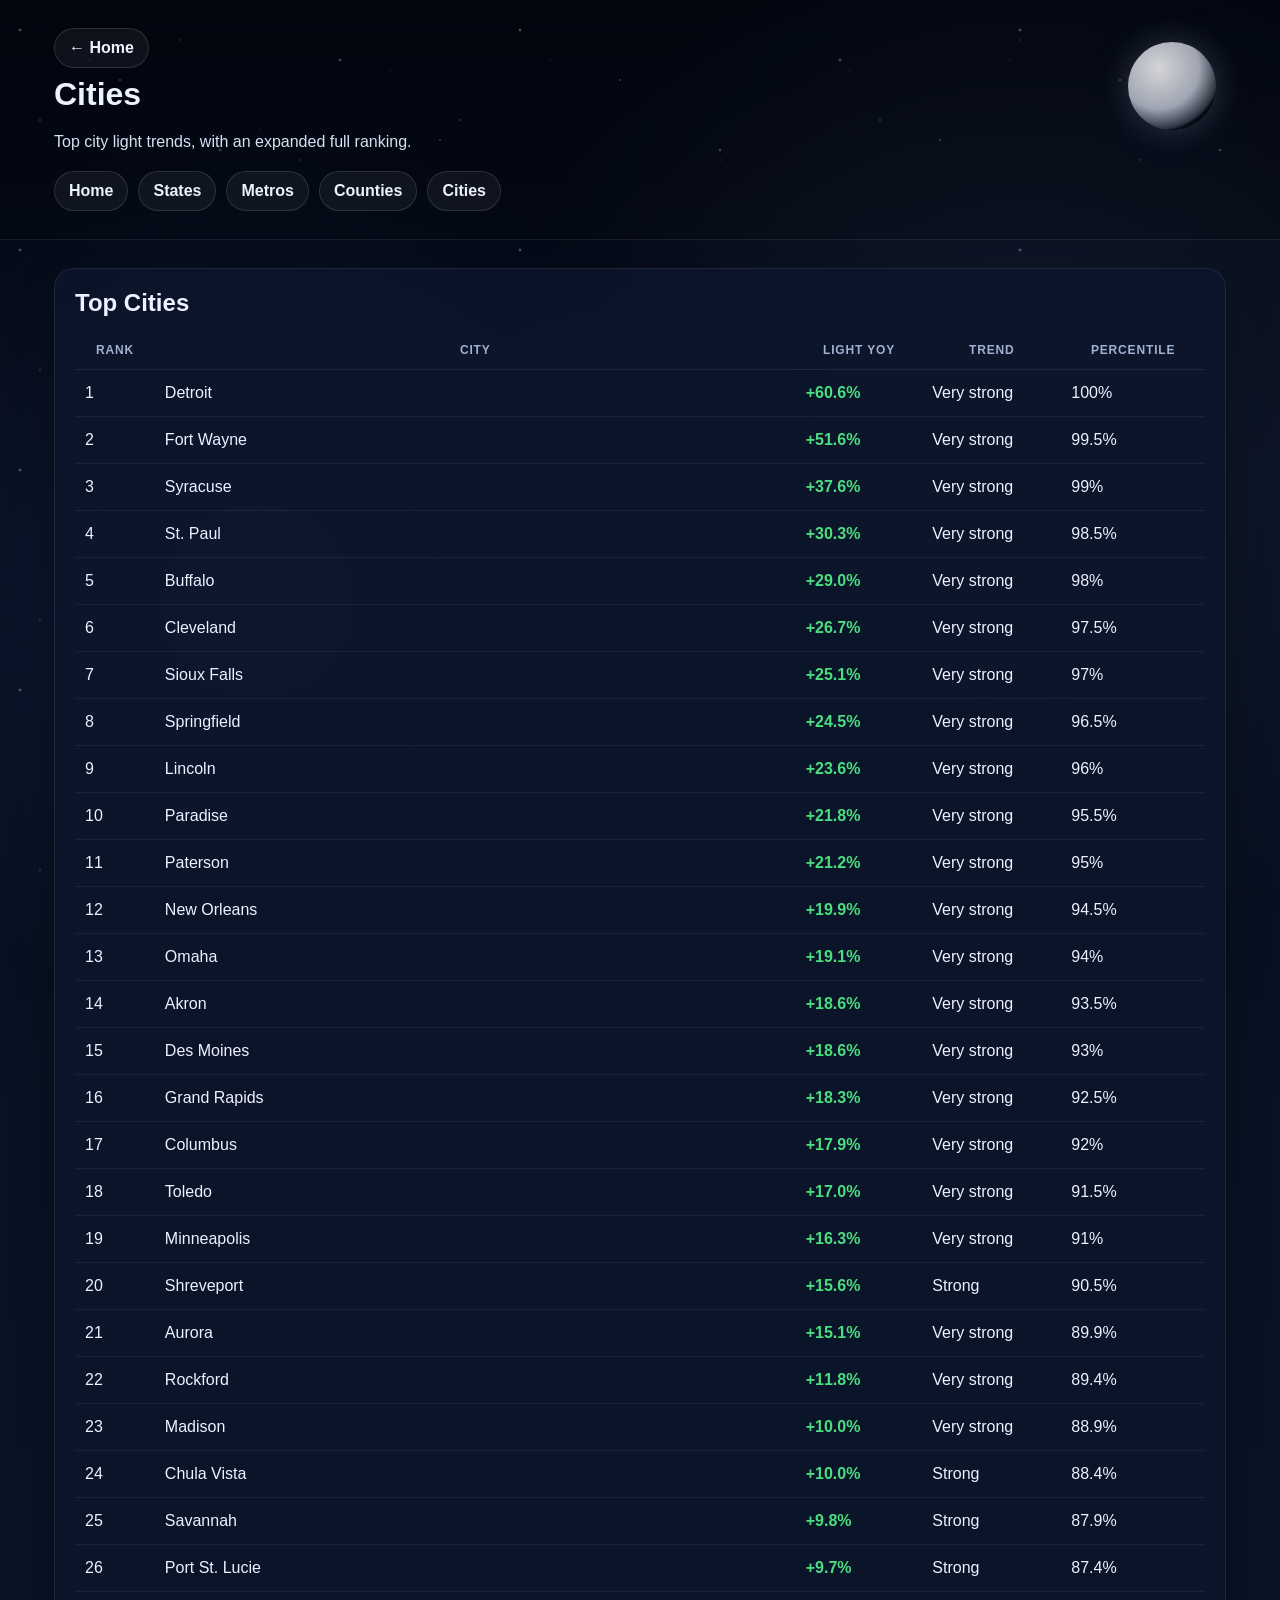
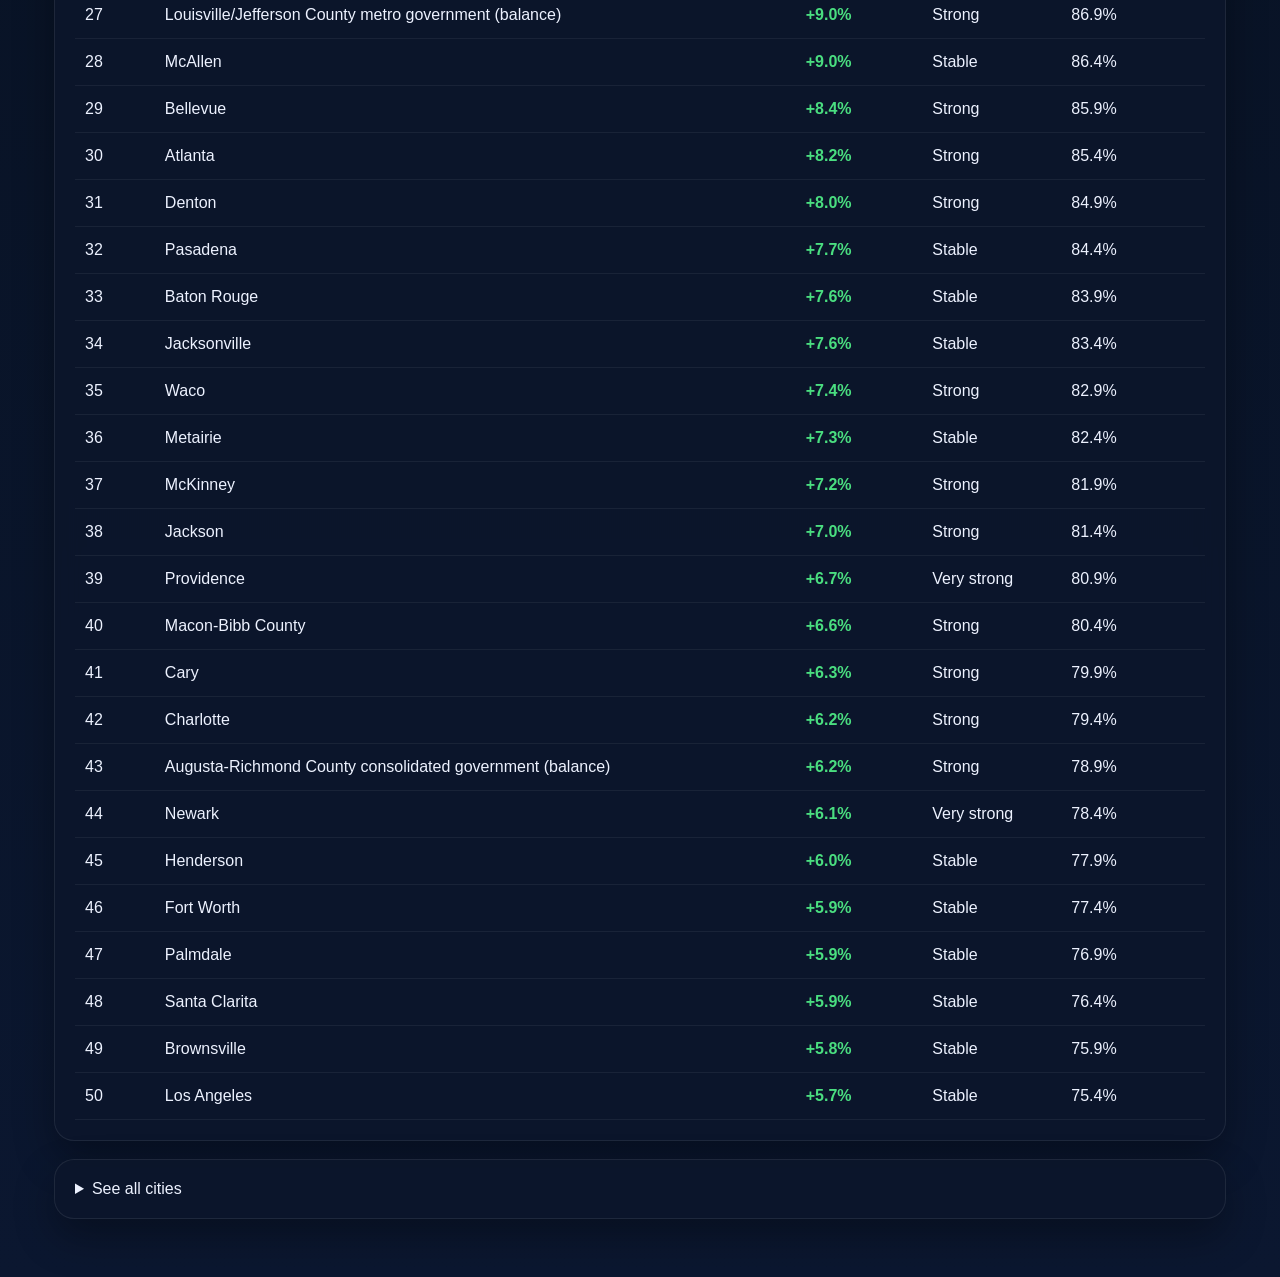
<file: docs/cities.html>
<!DOCTYPE html>
<html lang="en">
<head>
  <meta charset="utf-8" />
  <title>Cities | Econ Light Monitor</title>
  <meta name="viewport" content="width=device-width, initial-scale=1" />
  <link rel="stylesheet" href="styles.css" />
</head>
<body>
  <div class="stars"></div>
  <div class="stars stars-2"></div>
  <div class="stars stars-3"></div>
  <div class="moon"></div>

  <header class="sub-hero">
    <div class="wrap sub-hero-inner">
      <div>
        <a class="back-link" href="index.html">← Home</a>
        <h1>Cities</h1>
        <p class="body-copy">Top city light trends, with an expanded full ranking.</p>
      </div>
      <div class="homepage-nav">
        <a class="dataset-link" href="index.html">Home</a>
        <a class="dataset-link" href="states.html">States</a>
        <a class="dataset-link" href="metros.html">Metros</a>
        <a class="dataset-link" href="counties.html">Counties</a>
        <a class="dataset-link" href="cities.html">Cities</a>
      </div>
    </div>
  </header>

  <main class="wrap">
    <section class="card">
      <div class="card-header"><h2>Top Cities</h2></div>
      <div class="table-wrap">
        <table id="topTable">
          <thead><tr><th>Rank</th><th>City</th><th>Light YoY</th><th>Trend</th><th>Percentile</th></tr></thead>
          <tbody></tbody>
        </table>
      </div>
    </section>

    <details class="card expanded-list">
      <summary>See all cities</summary>
      <div class="table-wrap">
        <table id="fullRankingTable">
          <thead><tr><th>Rank</th><th>City</th><th>Light YoY</th><th>Trend</th><th>Percentile</th></tr></thead>
          <tbody></tbody>
        </table>
      </div>
    </details>
  </main>

  <script src="ranking_page.js" data-dataset="cities"></script>
</body>
</html>
</file>
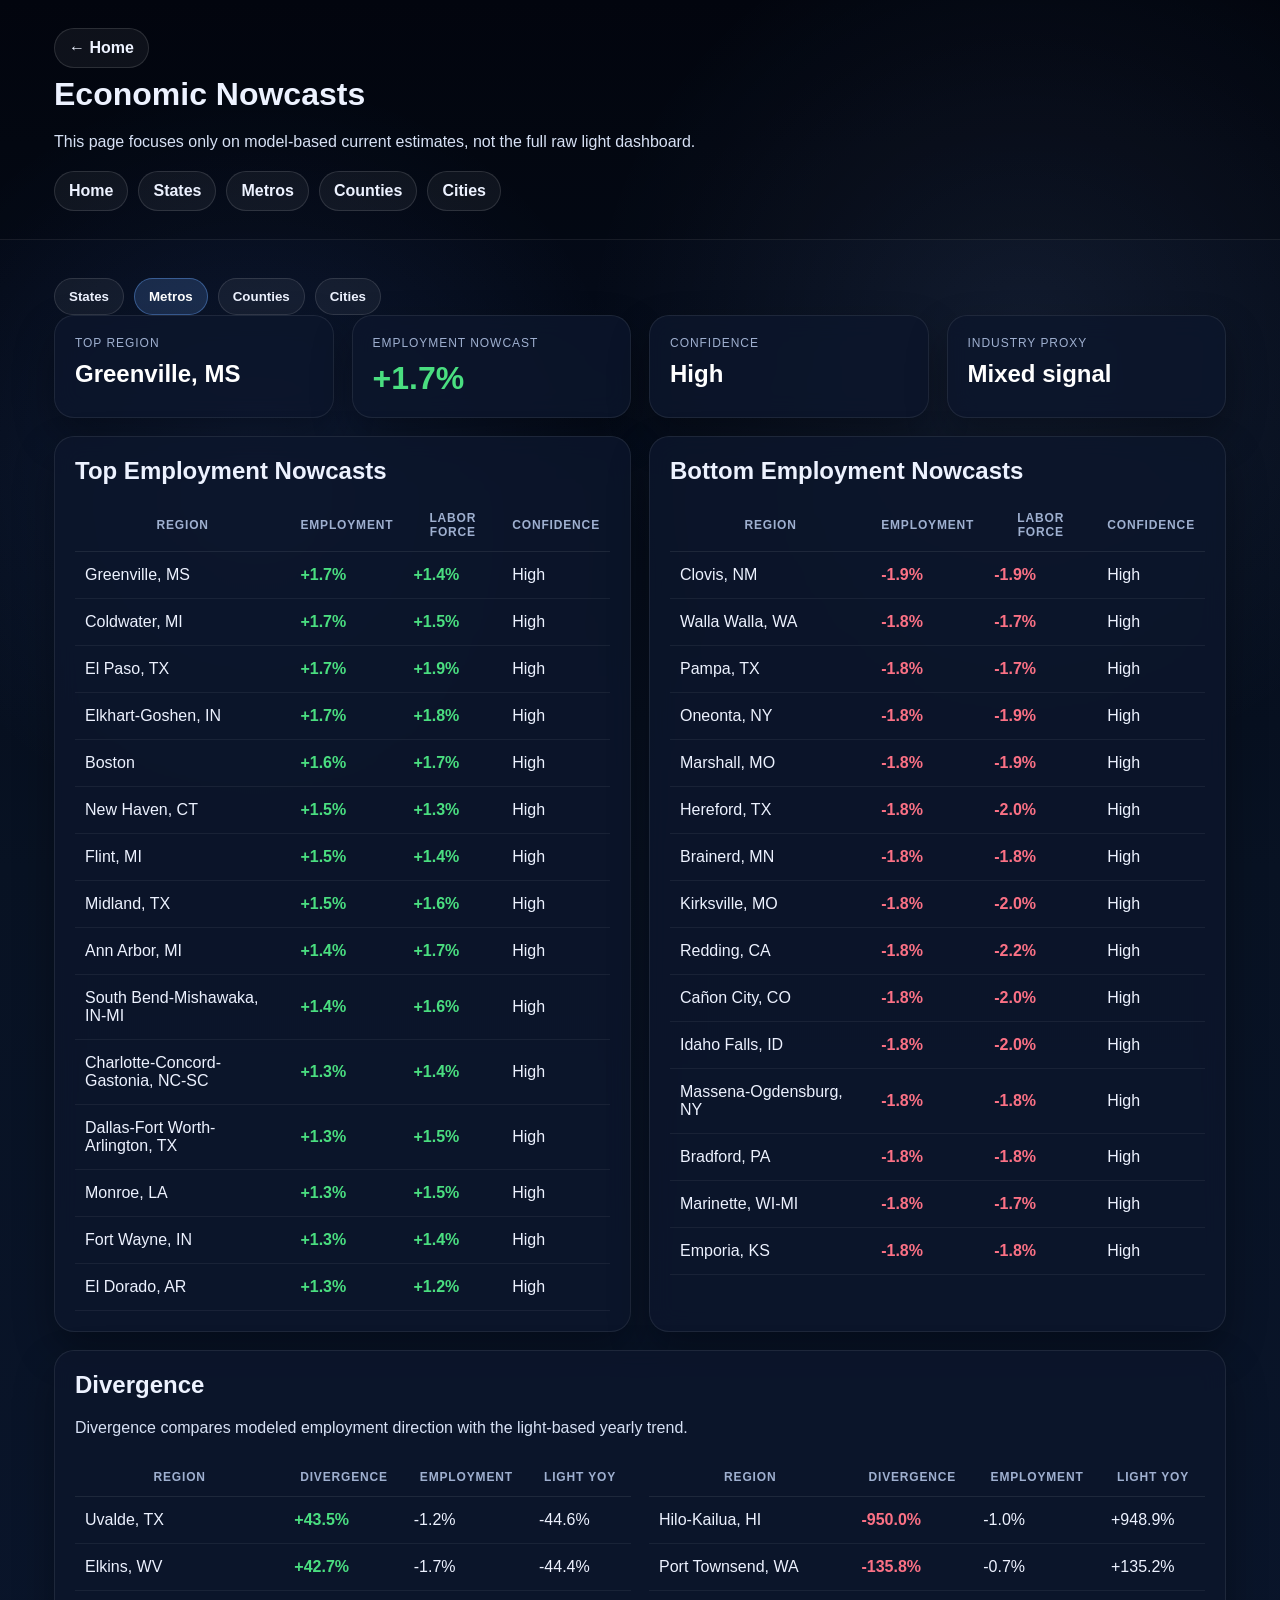
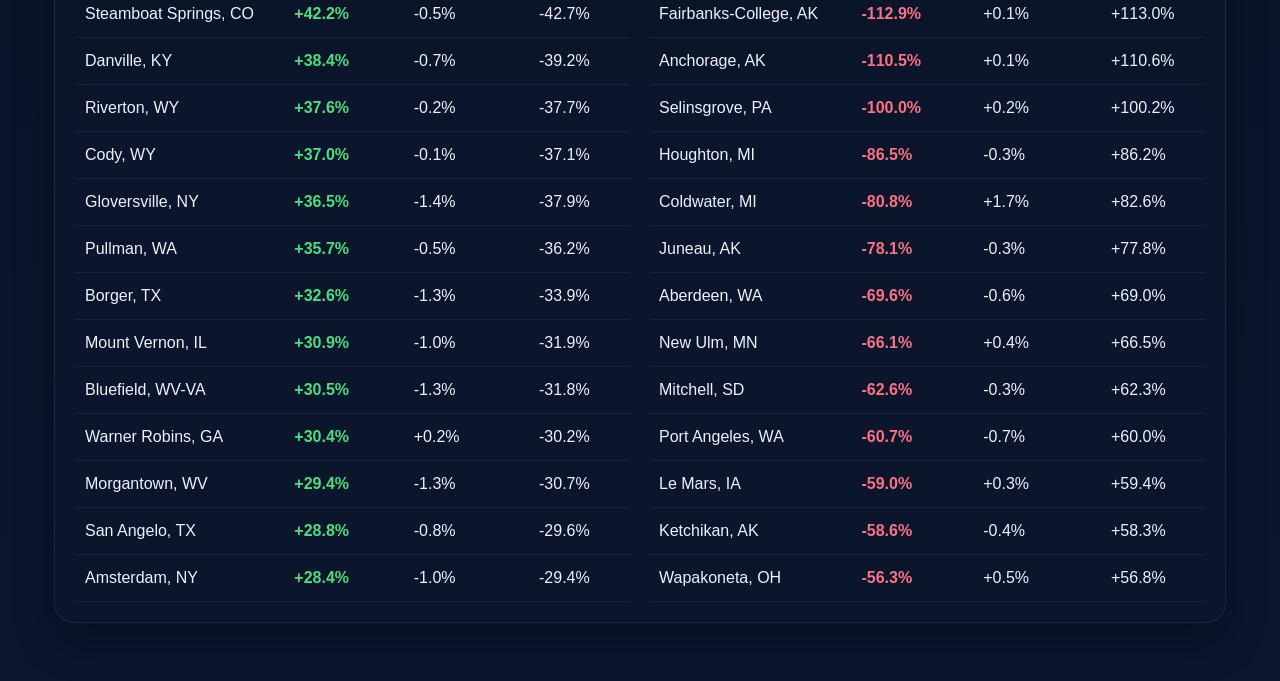
<file: docs/nowcast.html>
<!DOCTYPE html>
<html lang="en">
<head>
  <meta charset="utf-8" />
  <title>Econ Light Monitor | Nowcasts</title>
  <meta name="viewport" content="width=device-width, initial-scale=1" />
  <meta name="description" content="Economic nowcasts for U.S. states, metros, counties, and cities using nighttime lights and labor-market modeling." />
  <link rel="stylesheet" href="styles.css" />
</head>
<body>
  <header class="sub-hero">
    <div class="wrap sub-hero-inner">
      <div>
        <a class="back-link" href="index.html">← Home</a>
        <h1>Economic Nowcasts</h1>
        <p class="body-copy">
          This page focuses only on model-based current estimates, not the full raw light dashboard.
        </p>
      </div>
      <div class="homepage-nav">
        <a class="dataset-link" href="index.html">Home</a>
        <a class="dataset-link" href="dashboard.html?dataset=states">States</a>
        <a class="dataset-link" href="dashboard.html?dataset=metros">Metros</a>
        <a class="dataset-link" href="dashboard.html?dataset=counties">Counties</a>
        <a class="dataset-link" href="dashboard.html?dataset=cities">Cities</a>
      </div>
    </div>
  </header>

  <main class="wrap">
    <section class="dataset-toggle">
      <button class="dataset-btn active" data-dataset="states">States</button>
      <button class="dataset-btn" data-dataset="metros">Metros</button>
      <button class="dataset-btn" data-dataset="counties">Counties</button>
      <button class="dataset-btn" data-dataset="cities">Cities</button>
    </section>

    <section class="summary-grid compact-summary-grid">
      <div class="summary-card">
        <div class="summary-title">Top Region</div>
        <div class="summary-number small" id="topNowcastName">--</div>
      </div>
      <div class="summary-card">
        <div class="summary-title">Employment Nowcast</div>
        <div class="summary-number" id="topNowcastValue">--</div>
      </div>
      <div class="summary-card">
        <div class="summary-title">Confidence</div>
        <div class="summary-number small" id="topNowcastConfidence">--</div>
      </div>
      <div class="summary-card">
        <div class="summary-title">Industry Proxy</div>
        <div class="summary-number small" id="topIndustryProxy">--</div>
      </div>
    </section>

    <section class="grid">
      <div class="card">
        <div class="card-header">
          <h2>Top Employment Nowcasts</h2>
        </div>
        <div class="table-wrap">
          <table id="topNowcastsTable">
            <thead>
              <tr><th>Region</th><th>Employment</th><th>Labor force</th><th>Confidence</th></tr>
            </thead>
            <tbody></tbody>
          </table>
        </div>
      </div>

      <div class="card">
        <div class="card-header">
          <h2>Bottom Employment Nowcasts</h2>
        </div>
        <div class="table-wrap">
          <table id="bottomNowcastsTable">
            <thead>
              <tr><th>Region</th><th>Employment</th><th>Labor force</th><th>Confidence</th></tr>
            </thead>
            <tbody></tbody>
          </table>
        </div>
      </div>
    </section>

    <section class="card">
      <div class="card-header">
        <h2>Divergence</h2>
      </div>
      <p class="body-copy less-bottom-gap">
        Divergence compares modeled employment direction with the light-based yearly trend.
      </p>
      <div class="grid">
        <div class="table-wrap">
          <table id="positiveDivTable">
            <thead>
              <tr><th>Region</th><th>Divergence</th><th>Employment</th><th>Light YoY</th></tr>
            </thead>
            <tbody></tbody>
          </table>
        </div>
        <div class="table-wrap">
          <table id="negativeDivTable">
            <thead>
              <tr><th>Region</th><th>Divergence</th><th>Employment</th><th>Light YoY</th></tr>
            </thead>
            <tbody></tbody>
          </table>
        </div>
      </div>
    </section>
  </main>

  <script src="nowcast.js"></script>
</body>
</html>
</file>
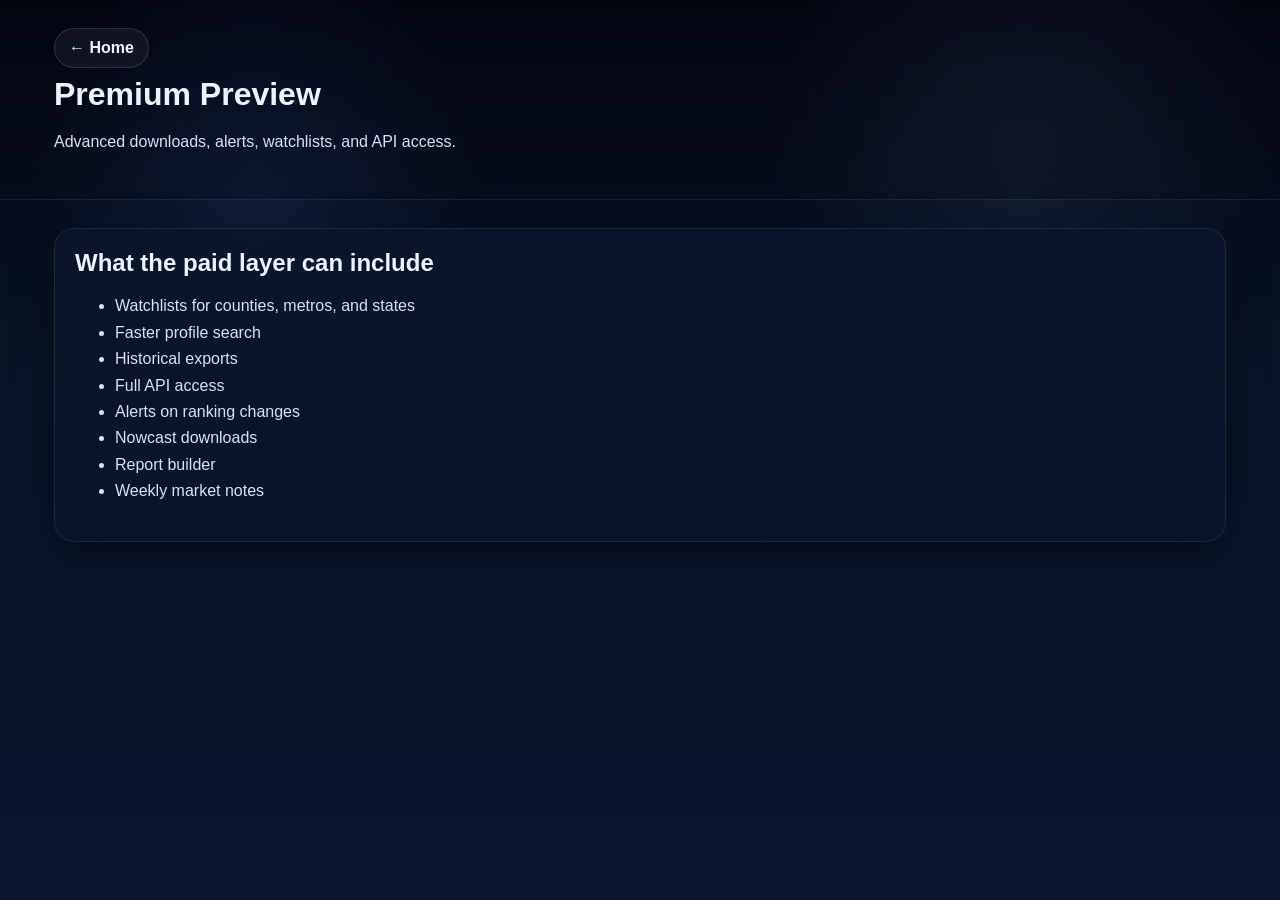
<file: docs/premuim.html>
<!DOCTYPE html>
<html lang="en">
<head>
  <meta charset="utf-8" />
  <title>Econ Light Monitor Premium</title>
  <meta name="viewport" content="width=device-width, initial-scale=1" />
  <link rel="stylesheet" href="styles.css" />
</head>
<body>
  <header class="sub-hero">
    <div class="wrap sub-hero-inner">
      <div>
        <a class="back-link" href="index.html">← Home</a>
        <h1>Premium Preview</h1>
        <p class="body-copy">Advanced downloads, alerts, watchlists, and API access.</p>
      </div>
    </div>
  </header>

  <main class="wrap">
    <section class="card">
      <div class="card-header">
        <h2>What the paid layer can include</h2>
      </div>
      <ul id="premiumFeatures" class="body-copy"></ul>
    </section>
  </main>

  <script>
    fetch("data/premium_preview.json")
      .then(r => r.json())
      .then(data => {
        const ul = document.getElementById("premiumFeatures");
        (data.features || []).forEach(f => {
          const li = document.createElement("li");
          li.textContent = f;
          ul.appendChild(li);
        });
      });
  </script>
</body>
</html>
</file>
<file: docs/styles.css>
:root {
  --bg: #07101f;
  --card: rgba(12, 22, 44, 0.84);
  --border: rgba(255, 255, 255, 0.08);
  --text: #edf2ff;
  --muted: #9fb0d0;
  --accent: #6aa8ff;
  --accent-2: #95c8ff;
  --positive: #4ade80;
  --negative: #fb7185;
  --shadow: 0 18px 40px rgba(0, 0, 0, 0.32);
}

* {
  box-sizing: border-box;
}

body {
  margin: 0;
  font-family: Inter, Arial, sans-serif;
  background:
    radial-gradient(circle at 20% 20%, rgba(87, 138, 255, 0.12), transparent 18%),
    radial-gradient(circle at 80% 15%, rgba(140, 180, 255, 0.1), transparent 20%),
    linear-gradient(180deg, #020611 0%, #081223 38%, #0b1730 100%);
  color: var(--text);
  min-height: 100vh;
  overflow-x: hidden;
}

.stars,
.stars-2,
.stars-3 {
  position: fixed;
  inset: 0;
  pointer-events: none;
  z-index: 0;
  background-repeat: repeat;
  opacity: 0.5;
}

.stars {
  background-image:
    radial-gradient(2px 2px at 20px 30px, rgba(255,255,255,0.85), transparent),
    radial-gradient(1.5px 1.5px at 120px 80px, rgba(255,255,255,0.7), transparent),
    radial-gradient(1.8px 1.8px at 220px 150px, rgba(255,255,255,0.75), transparent),
    radial-gradient(2px 2px at 340px 60px, rgba(255,255,255,0.7), transparent),
    radial-gradient(1.4px 1.4px at 440px 140px, rgba(255,255,255,0.7), transparent);
  background-size: 500px 220px;
}

.stars-2 {
  opacity: 0.25;
  background-image:
    radial-gradient(2px 2px at 40px 120px, rgba(173,216,255,0.9), transparent),
    radial-gradient(1.5px 1.5px at 180px 40px, rgba(173,216,255,0.8), transparent),
    radial-gradient(1.8px 1.8px at 300px 160px, rgba(173,216,255,0.7), transparent);
  background-size: 420px 250px;
}

.stars-3 {
  opacity: 0.15;
  background-image:
    radial-gradient(1.4px 1.4px at 90px 60px, rgba(255,255,255,0.8), transparent),
    radial-gradient(1.2px 1.2px at 260px 130px, rgba(255,255,255,0.8), transparent),
    radial-gradient(1.6px 1.6px at 390px 70px, rgba(255,255,255,0.8), transparent);
  background-size: 460px 260px;
}

.moon {
  position: fixed;
  top: 42px;
  right: 64px;
  width: 88px;
  height: 88px;
  border-radius: 50%;
  background:
    radial-gradient(circle at 35% 30%, rgba(255,255,255,0.92), rgba(235,240,255,0.75) 48%, rgba(230,235,255,0.2) 72%, transparent 75%);
  box-shadow:
    0 0 30px rgba(220,230,255,0.18),
    0 0 80px rgba(200,215,255,0.08);
  z-index: 0;
  opacity: 0.9;
}

.hero {
  position: relative;
  z-index: 1;
  min-height: 560px;
  padding: 56px 24px 34px;
  overflow: hidden;
  border-bottom: 1px solid rgba(255,255,255,0.06);
}

.hero-overlay {
  position: absolute;
  inset: 0;
  background:
    radial-gradient(circle at 50% 10%, rgba(89, 145, 255, 0.2), transparent 28%),
    linear-gradient(180deg, rgba(4, 10, 24, 0.3), rgba(4, 10, 24, 0.75));
}

.hero-globe {
  position: absolute;
  right: -120px;
  top: 40px;
  width: 430px;
  height: 430px;
  border-radius: 50%;
  background:
    radial-gradient(circle at 35% 35%, rgba(255,255,255,0.08), transparent 18%),
    radial-gradient(circle at 45% 52%, rgba(255,208,120,0.14), transparent 10%),
    radial-gradient(circle at 50% 50%, rgba(90,130,255,0.24), rgba(5,14,28,0.92) 60%);
  box-shadow:
    0 0 90px rgba(106,168,255,0.14),
    inset -40px -30px 80px rgba(0,0,0,0.48);
  opacity: 0.95;
}

.city-glow {
  position: absolute;
  left: 0;
  right: 0;
  bottom: -30px;
  height: 150px;
  background:
    linear-gradient(180deg, transparent 0%, rgba(255, 196, 122, 0.02) 20%, rgba(255, 196, 122, 0.08) 60%, rgba(255, 196, 122, 0.14) 100%),
    repeating-linear-gradient(
      90deg,
      rgba(255, 213, 128, 0.18) 0 4px,
      transparent 4px 14px,
      rgba(255, 180, 100, 0.12) 14px 18px,
      transparent 18px 30px
    );
  opacity: 0.7;
}

.wrap {
  position: relative;
  z-index: 1;
  max-width: 1220px;
  margin: 0 auto;
  padding: 0 24px;
}

.hero-inner {
  display: grid;
  grid-template-columns: 1.2fr 0.88fr;
  gap: 28px;
  align-items: center;
}

.eyebrow {
  display: inline-block;
  font-size: 12px;
  letter-spacing: 0.16em;
  text-transform: uppercase;
  color: var(--accent-2);
  margin-bottom: 14px;
}

.hero h1 {
  margin: 0;
  font-size: 60px;
  line-height: 1.02;
  letter-spacing: -0.03em;
}

.hero-main-copy {
  margin: 14px 0 12px;
  font-size: 20px;
  color: #d6e3ff;
  line-height: 1.55;
  max-width: 780px;
}

.hero-subtext {
  color: var(--muted);
  font-size: 14px;
  margin-bottom: 16px;
}

.homepage-nav,
.dataset-toggle {
  display: flex;
  flex-wrap: wrap;
  gap: 10px;
  margin-top: 10px;
}

.dataset-link,
.back-link,
.dataset-btn {
  display: inline-flex;
  align-items: center;
  padding: 10px 14px;
  border-radius: 999px;
  border: 1px solid rgba(255,255,255,0.12);
  background: rgba(255,255,255,0.05);
  color: var(--text);
  text-decoration: none;
  font-weight: 600;
  cursor: pointer;
}

.dataset-btn.active {
  background: rgba(106, 168, 255, 0.18);
  border-color: rgba(106, 168, 255, 0.4);
  color: white;
}

.hero-stat-grid,
.hero-stats {
  display: grid;
  gap: 14px;
}

.glass,
.card,
.summary-card,
.insight-card,
.home-list-card {
  background: rgba(12, 22, 44, 0.84);
  border: 1px solid var(--border);
  border-radius: 20px;
  box-shadow: var(--shadow);
  backdrop-filter: blur(12px);
}

.hero-stat {
  padding: 18px 20px;
}

.stat-label,
.summary-title {
  font-size: 12px;
  text-transform: uppercase;
  letter-spacing: 0.08em;
  color: var(--muted);
  margin-bottom: 10px;
}

.stat-value,
.summary-number {
  font-size: 32px;
  font-weight: 700;
  color: white;
}

.stat-value.small,
.summary-number.small {
  font-size: 24px;
}

.stat-note {
  color: #d7e1f5;
  line-height: 1.5;
}

main.wrap {
  padding-top: 28px;
  padding-bottom: 40px;
}

.intro-grid {
  display: grid;
  grid-template-columns: 1.38fr 0.86fr;
  gap: 18px;
  margin-bottom: 18px;
}

.summary-grid {
  display: grid;
  grid-template-columns: repeat(4, 1fr);
  gap: 18px;
  margin-bottom: 18px;
}

.insight-grid {
  display: grid;
  grid-template-columns: repeat(3, 1fr);
  gap: 18px;
  margin-bottom: 18px;
}

.homepage-lists {
  display: grid;
  grid-template-columns: repeat(2, 1fr);
  gap: 18px;
  margin-bottom: 18px;
}

.card,
.summary-card,
.insight-card,
.home-list-card {
  padding: 20px;
}

.card {
  margin-bottom: 18px;
}

.card-header {
  display: flex;
  justify-content: space-between;
  gap: 12px;
  align-items: center;
  margin-bottom: 14px;
}

.card-header h2 {
  margin: 0;
  font-size: 24px;
}

.badge {
  display: inline-flex;
  align-items: center;
  border-radius: 999px;
  padding: 7px 12px;
  background: rgba(106, 168, 255, 0.12);
  border: 1px solid rgba(106, 168, 255, 0.28);
  color: var(--accent-2);
  font-size: 12px;
  text-transform: uppercase;
  letter-spacing: 0.08em;
}

.badge.positive {
  background: rgba(74, 222, 128, 0.12);
  border-color: rgba(74, 222, 128, 0.25);
  color: #9ef0bb;
}

.badge.negative {
  background: rgba(251, 113, 133, 0.12);
  border-color: rgba(251, 113, 133, 0.25);
  color: #ffb3c0;
}

.intro-text,
.body-copy {
  color: #d7e1f5;
  line-height: 1.65;
}

.callout {
  margin-top: 14px;
  padding: 14px 16px;
  border-radius: 14px;
  background: rgba(255,255,255,0.04);
  border: 1px solid rgba(255,255,255,0.06);
  color: #dbe7ff;
}

.region-controls {
  display: grid;
  grid-template-columns: 1fr 1fr;
  gap: 16px;
  margin-top: 18px;
}

.home-search-controls {
  max-width: 900px;
}

.region-picker-wrap label {
  display: block;
  font-size: 13px;
  color: var(--muted);
  margin-bottom: 8px;
}

#regionPicker,
#regionSearch,
#globalSearch,
#globalSearchResults {
  width: 100%;
  padding: 12px 14px;
  border-radius: 12px;
  border: 1px solid rgba(255,255,255,0.12);
  background: rgba(255,255,255,0.08);
  color: white;
}

#regionPicker option,
#globalSearchResults option {
  background: #0f1c35;
  color: white;
}

.map-box {
  width: 100%;
  height: 530px;
  border-radius: 16px;
  overflow: hidden;
  border: 1px solid rgba(255,255,255,0.06);
  background:
    radial-gradient(circle at 30% 20%, rgba(255,255,255,0.06), transparent 12%),
    linear-gradient(180deg, rgba(6,10,20,0.75), rgba(9,20,38,0.9));
}

.mini-list {
  list-style: none;
  padding: 0;
  margin: 0;
}

.mini-list li {
  display: flex;
  justify-content: space-between;
  gap: 12px;
  padding: 10px 0;
  border-bottom: 1px solid rgba(255,255,255,0.06);
}

.subhead {
  margin: 18px 0 10px;
  font-size: 15px;
  color: var(--muted);
}

.grid {
  display: grid;
  grid-template-columns: 1fr 1fr;
  gap: 18px;
}

.table-wrap {
  overflow-x: auto;
}

table {
  width: 100%;
  border-collapse: collapse;
}

.map-toggle {
  display: flex;
  gap: 8px;
  flex-wrap: wrap;
}

.mini-map-box {
  width: 100%;
  height: 430px;
  border-radius: 16px;
  overflow: hidden;
  border: 1px solid rgba(255,255,255,0.06);
  background:
    radial-gradient(circle at 30% 20%, rgba(255,255,255,0.06), transparent 12%),
    linear-gradient(180deg, rgba(6,10,20,0.75), rgba(9,20,38,0.9));
}

.mini-map-fallback {
  height: 100%;
  display: flex;
  align-items: center;
  justify-content: center;
  color: #cfe1ff;
  text-align: center;
  padding: 20px;
}

thead th {
  font-size: 12px;
  text-transform: uppercase;
  letter-spacing: 0.07em;
  color: var(--muted);
  font-weight: 600;
  padding: 12px 10px;
  border-bottom: 1px solid rgba(255,255,255,0.08);
}

td {
  padding: 14px 10px;
  border-bottom: 1px solid rgba(255,255,255,0.06);
}

tbody tr {
  cursor: pointer;
}

tbody tr:hover {
  background: rgba(255,255,255,0.03);
}

.chart-box {
  height: 360px;
}

.chart-box.large {
  height: 430px;
}

.table-note {
  margin-top: 12px;
  color: var(--muted);
  font-size: 13px;
  line-height: 1.5;
}

.status-card {
  margin-bottom: 18px;
  padding: 16px 18px;
  border-radius: 18px;
  background: rgba(14, 25, 49, 0.72);
  border: 1px solid var(--border);
  box-shadow: var(--shadow);
}

.footer-strip {
  display: flex;
  justify-content: space-between;
  gap: 18px;
  align-items: center;
  padding: 18px 20px;
  border-radius: 18px;
  background: rgba(14, 25, 49, 0.72);
  border: 1px solid var(--border);
  box-shadow: var(--shadow);
  margin-top: 18px;
}

.footer-links {
  display: flex;
  gap: 14px;
  flex-wrap: wrap;
}

.footer-links a {
  color: #cfe1ff;
  text-decoration: none;
}

.sub-hero {
  border-bottom: 1px solid rgba(255,255,255,0.08);
  background: rgba(0,0,0,0.15);
}

.sub-hero-inner {
  padding-top: 28px;
  padding-bottom: 28px;
}

.sub-hero h1 {
  margin: 8px 0 10px;
}

.nowcast-grid {
  display: grid;
  grid-template-columns: repeat(3, 1fr);
  gap: 16px;
}

.pos {
  color: var(--positive);
  font-weight: 700;
}

.neg {
  color: var(--negative);
  font-weight: 700;
}

.neutral {
  color: #dbe7ff;
  font-weight: 700;
}

@media (max-width: 1100px) {
  .hero-inner,
  .intro-grid,
  .summary-grid,
  .insight-grid,
  .homepage-lists,
  .grid,
  .region-controls,
  .nowcast-grid,
  .footer-strip {
    grid-template-columns: 1fr;
    flex-direction: column;
    align-items: stretch;
  }

  .hero h1 {
    font-size: 42px;
  }

  .hero-main-copy {
    font-size: 18px;
  }

  .stat-value {
    font-size: 28px;
  }

  .hero-globe {
    width: 280px;
    height: 280px;
    right: -60px;
    top: 90px;
  }

  .map-box {
    height: 400px;
  }

  .moon {
    right: 20px;
    top: 20px;
    width: 68px;
    height: 68px;
  }


.search-card {
  margin-top: 18px;
  max-width: 900px;
  padding: 16px;
  border-radius: 18px;
  background: rgba(12, 22, 44, 0.7);
  border: 1px solid rgba(255,255,255,0.08);
  box-shadow: var(--shadow);
}

.search-card label {
  display: block;
  font-size: 13px;
  color: var(--muted);
  margin-bottom: 8px;
}

.search-card input,
.search-card select {
  width: 100%;
  padding: 12px 14px;
  border-radius: 12px;
  border: 1px solid rgba(255,255,255,0.12);
  background: rgba(255,255,255,0.08);
  color: white;
  margin-top: 8px;
}

.primary-link {
  background: rgba(106, 168, 255, 0.18);
  border-color: rgba(106, 168, 255, 0.4);
}

.home-main-grid {
  display: grid;
  grid-template-columns: 1.45fr 0.8fr;
  gap: 18px;
  margin-bottom: 18px;
}

.home-map-card,
.home-side-card {
  min-height: 100%;
}

.compact-summary-grid {
  margin-bottom: 18px;
}

.simple-steps {
  display: grid;
  gap: 12px;
}

.step-item {
  display: grid;
  grid-template-columns: 34px 1fr;
  gap: 12px;
  align-items: start;
  color: #d7e1f5;
  line-height: 1.55;
}

.step-num {
  width: 34px;
  height: 34px;
  display: inline-flex;
  align-items: center;
  justify-content: center;
  border-radius: 999px;
  background: rgba(106, 168, 255, 0.14);
  border: 1px solid rgba(106, 168, 255, 0.28);
  color: #dbe7ff;
  font-weight: 700;
}

.mini-divider {
  height: 1px;
  background: rgba(255,255,255,0.08);
  margin: 18px 0;
}

.clean-list {
  margin: 0;
  padding-left: 18px;
  color: #d7e1f5;
  line-height: 1.7;
}

.less-top-gap {
  margin-top: 0;
}

.less-bottom-gap {
  margin-bottom: 10px;
}

.text-link {
  color: #cfe1ff;
  text-decoration: none;
}

@media (max-width: 1100px) {
  .home-main-grid {
    grid-template-columns: 1fr;
  }
}


.simple-hero {
  min-height: 430px;
}

.single-column-hero {
  display: block;
}

.narrow-hero-copy {
  max-width: 820px;
}

.three-up {
  grid-template-columns: repeat(3, 1fr);
}

.state-picker-card {
  margin-bottom: 18px;
}

.profile-metric-list {
  display: grid;
  gap: 10px;
  color: #d7e1f5;
  line-height: 1.6;
}

.clickable-card {
  cursor: pointer;
}

.clickable-card:hover {
  background: rgba(255,255,255,0.04);
}

.neg,
.pos,
.neutral {
  font-weight: 700;
}

@media (max-width: 1100px) {
  .three-up {
    grid-template-columns: 1fr;
  }
}


.simple-hero {
  min-height: 430px;
}

.single-column-hero {
  display: block;
}

.narrow-hero-copy {
  max-width: 820px;
}

.hero-globe {
  display: none;
}

.three-up {
  grid-template-columns: repeat(3, 1fr);
}

.state-picker-card {
  margin-bottom: 18px;
}

.profile-metric-list {
  display: grid;
  gap: 10px;
  color: #d7e1f5;
  line-height: 1.6;
}

.clickable-card {
  cursor: pointer;
}

.clickable-card:hover {
  background: rgba(255,255,255,0.04);
}

.expanded-list summary {
  cursor: pointer;
  font-weight: 700;
  color: #edf2ff;
  padding: 4px 0 14px;
}

.expanded-list[open] summary {
  border-bottom: 1px solid rgba(255,255,255,0.08);
  margin-bottom: 12px;
}

.search-card {
  margin-top: 18px;
  max-width: 900px;
  padding: 16px;
  border-radius: 18px;
  background: rgba(12, 22, 44, 0.7);
  border: 1px solid rgba(255,255,255,0.08);
  box-shadow: var(--shadow);
}

.search-card label {
  display: block;
  font-size: 13px;
  color: var(--muted);
  margin-bottom: 8px;
}

.search-card input,
.search-card select {
  width: 100%;
  padding: 12px 14px;
  border-radius: 12px;
  border: 1px solid rgba(255,255,255,0.12);
  background: rgba(255,255,255,0.08);
  color: white;
  margin-top: 8px;
}

.search-card select option {
  background: #0f1c35;
  color: white;
}

.primary-link {
  background: rgba(106, 168, 255, 0.18);
  border-color: rgba(106, 168, 255, 0.4);
}

.home-main-grid {
  display: grid;
  grid-template-columns: 1.45fr 0.8fr;
  gap: 18px;
  margin-bottom: 18px;
}

.simple-steps {
  display: grid;
  gap: 12px;
}

.step-item {
  display: grid;
  grid-template-columns: 34px 1fr;
  gap: 12px;
  align-items: start;
  color: #d7e1f5;
  line-height: 1.55;
}

.step-num {
  width: 34px;
  height: 34px;
  display: inline-flex;
  align-items: center;
  justify-content: center;
  border-radius: 999px;
  background: rgba(106, 168, 255, 0.14);
  border: 1px solid rgba(106, 168, 255, 0.28);
  color: #dbe7ff;
  font-weight: 700;
}

.mini-divider {
  height: 1px;
  background: rgba(255,255,255,0.08);
  margin: 18px 0;
}

.map-toggle {
  display: flex;
  gap: 8px;
  flex-wrap: wrap;
}

.mini-map-box {
  width: 100%;
  height: 430px;
  border-radius: 16px;
  overflow: hidden;
  border: 1px solid rgba(255,255,255,0.06);
  background:
    radial-gradient(circle at 30% 20%, rgba(255,255,255,0.06), transparent 12%),
    linear-gradient(180deg, rgba(6,10,20,0.75), rgba(9,20,38,0.9));
}

.mini-map-fallback {
  height: 100%;
  display: flex;
  align-items: center;
  justify-content: center;
  color: #cfe1ff;
  text-align: center;
  padding: 20px;
}

@media (max-width: 1100px) {
  .three-up,
  .home-main-grid {
    grid-template-columns: 1fr;
  }
}
.hero-globe,
.extra-circle,
.decorative-circle {
  display: none !important;
}

.city-glow {
  opacity: 0.28;
  height: 80px;
}

body::before {
  content: "";
  position: fixed;
  inset: 0;
  pointer-events: none;
  background:
    radial-gradient(circle at 20% 18%, rgba(255,255,255,0.08), transparent 2px),
    radial-gradient(circle at 70% 22%, rgba(255,255,255,0.07), transparent 1.5px),
    radial-gradient(circle at 40% 75%, rgba(255,255,255,0.06), transparent 1.5px),
    radial-gradient(circle at 85% 65%, rgba(255,255,255,0.05), transparent 2px);
  background-size: 260px 220px;
  z-index: 0;
}

.profile-nav-arrows {
  display: flex;
  gap: 10px;
  flex-wrap: wrap;
  margin-top: 14px;
}

.profile-nav-arrows button:disabled {
  opacity: 0.45;
  cursor: not-allowed;
}
.status-card {
  display: none !important;
}

.hero-globe,
.extra-circle,
.decorative-circle {
  display: none !important;
}

.city-glow {
  display: none !important;
}

body::before {
  content: "";
  position: fixed;
  inset: 0;
  pointer-events: none;
  background:
    radial-gradient(circle at 20% 18%, rgba(255,255,255,0.10), transparent 2px),
    radial-gradient(circle at 70% 22%, rgba(255,255,255,0.08), transparent 1.5px),
    radial-gradient(circle at 40% 75%, rgba(255,255,255,0.07), transparent 1.5px),
    radial-gradient(circle at 85% 65%, rgba(255,255,255,0.06), transparent 2px),
    radial-gradient(circle at 12% 62%, rgba(255,255,255,0.06), transparent 1.5px);
  background-size: 260px 220px;
  z-index: 0;
}

.profile-hero {
  padding-bottom: 8px;
}

.profile-layout {
  padding-top: 22px;
}

.profile-top-card {
  display: grid;
  grid-template-columns: 0.78fr 1.22fr;
  gap: 18px;
  align-items: stretch;
  margin-bottom: 18px;
}

.profile-map-panel,
.profile-title-panel,
.profile-info-card {
  background: rgba(12, 22, 44, 0.84);
  border: 1px solid var(--border);
  border-radius: 22px;
  box-shadow: var(--shadow);
  backdrop-filter: blur(12px);
}

.profile-map-panel {
  padding: 12px;
  min-height: 330px;
}

.profile-shape-map {
  height: 330px;
  width: 100%;
  border-radius: 18px;
  overflow: hidden;
  background:
    radial-gradient(circle at 30% 20%, rgba(255,255,255,0.06), transparent 12%),
    linear-gradient(180deg, rgba(6,10,20,0.75), rgba(9,20,38,0.9));
}

.profile-title-panel {
  padding: 30px;
  display: flex;
  flex-direction: column;
  justify-content: center;
}

.profile-title-panel h2 {
  font-size: 42px;
  line-height: 1.05;
  margin: 4px 0 10px;
}

.profile-pill-row {
  display: flex;
  flex-wrap: wrap;
  gap: 10px;
  margin-top: 18px;
}

.profile-pill {
  padding: 9px 12px;
  border-radius: 999px;
  background: rgba(255,255,255,0.07);
  border: 1px solid rgba(255,255,255,0.10);
  color: #dbe7ff;
  font-weight: 700;
  font-size: 13px;
}

.profile-info-grid {
  display: grid;
  grid-template-columns: repeat(4, 1fr);
  gap: 18px;
  margin-bottom: 18px;
}

.profile-info-card {
  padding: 20px;
}

.rank-arrow {
  position: fixed;
  top: 50%;
  transform: translateY(-50%);
  z-index: 30;
  width: 52px;
  height: 74px;
  border-radius: 999px;
  border: 1px solid rgba(255,255,255,0.16);
  background: rgba(12,22,44,0.76);
  color: white;
  font-size: 42px;
  line-height: 1;
  cursor: pointer;
  box-shadow: var(--shadow);
  backdrop-filter: blur(12px);
}

.rank-arrow-left {
  left: 18px;
}

.rank-arrow-right {
  right: 18px;
}

.rank-arrow:disabled {
  opacity: 0.25;
  cursor: not-allowed;
}

.simple-hero {
  min-height: 430px;
}

.single-column-hero {
  display: block;
}

.narrow-hero-copy {
  max-width: 820px;
}

.profile-metric-list {
  display: grid;
  gap: 10px;
  color: #d7e1f5;
  line-height: 1.6;
}

.expanded-list summary {
  cursor: pointer;
  font-weight: 700;
  color: #edf2ff;
  padding: 4px 0 14px;
}

.expanded-list[open] summary {
  border-bottom: 1px solid rgba(255,255,255,0.08);
  margin-bottom: 12px;
}

.search-card {
  margin-top: 18px;
  max-width: 900px;
  padding: 16px;
  border-radius: 18px;
  background: rgba(12, 22, 44, 0.7);
  border: 1px solid rgba(255,255,255,0.08);
  box-shadow: var(--shadow);
}

.search-card label {
  display: block;
  font-size: 13px;
  color: var(--muted);
  margin-bottom: 8px;
}

.search-card input,
.search-card select {
  width: 100%;
  padding: 12px 14px;
  border-radius: 12px;
  border: 1px solid rgba(255,255,255,0.12);
  background: rgba(255,255,255,0.08);
  color: white;
  margin-top: 8px;
}

.search-card select option {
  background: #0f1c35;
  color: white;
}

@media (max-width: 1100px) {
  .profile-top-card,
  .profile-info-grid {
    grid-template-columns: 1fr;
  }

  .rank-arrow {
    display: none;
  }

  .profile-title-panel h2 {
    font-size: 32px;
  }
}

.profile-nav-inline {
  display: flex;
  justify-content: space-between;
  gap: 12px;
  margin-top: 22px;
  max-width: 520px;
}

.profile-nav-inline .dataset-btn {
  flex: 1;
  justify-content: center;
}

.profile-nav-inline .dataset-btn:disabled {
  opacity: 0.4;
  cursor: not-allowed;
}

.profile-pill-row {
  display: flex;
  flex-wrap: wrap;
  gap: 10px;
  margin-top: 18px;
}

.profile-pill {
  padding: 9px 12px;
  border-radius: 999px;
  background: rgba(255,255,255,0.07);
  border: 1px solid rgba(255,255,255,0.10);
  color: #dbe7ff;
  font-weight: 700;
  font-size: 13px;
}

.profile-top-card {
  display: grid;
  grid-template-columns: 0.82fr 1.18fr;
  gap: 18px;
  align-items: stretch;
  margin-bottom: 18px;
}

.profile-map-panel,
.profile-title-panel,
.profile-info-card {
  background: rgba(12, 22, 44, 0.84);
  border: 1px solid var(--border);
  border-radius: 22px;
  box-shadow: var(--shadow);
  backdrop-filter: blur(12px);
}

.profile-map-panel {
  padding: 12px;
  min-height: 360px;
}

.profile-shape-map {
  height: 360px;
  width: 100%;
  border-radius: 18px;
  overflow: hidden;
  background:
    radial-gradient(circle at 30% 20%, rgba(255,255,255,0.06), transparent 12%),
    linear-gradient(180deg, rgba(6,10,20,0.75), rgba(9,20,38,0.9));
}

.profile-title-panel {
  padding: 30px;
  display: flex;
  flex-direction: column;
  justify-content: center;
}

.profile-title-panel h2 {
  font-size: 42px;
  line-height: 1.05;
  margin: 4px 0 10px;
}

.profile-info-grid {
  display: grid;
  grid-template-columns: repeat(4, 1fr);
  gap: 18px;
  margin-bottom: 18px;
}

.profile-info-card {
  padding: 20px;
}

.profile-metric-list {
  display: grid;
  gap: 10px;
  color: #d7e1f5;
  line-height: 1.6;
}

@media (max-width: 1100px) {
  .profile-top-card,
  .profile-info-grid {
    grid-template-columns: 1fr;
  }

  .profile-title-panel h2 {
    font-size: 32px;
  }

  .profile-nav-inline {
    flex-direction: column;
  }
}
.centered-pill-row {
  justify-content: center;
  text-align: center;
}

.profile-title-panel {
  text-align: center;
}

.profile-nav-inline {
  display: none !important;
}

.side-rank-arrow {
  position: fixed;
  top: 50%;
  transform: translateY(-50%);
  z-index: 50;
  width: 118px;
  min-height: 88px;
  border-radius: 999px;
  border: 1px solid rgba(255,255,255,0.18);
  background: rgba(12,22,44,0.84);
  color: white;
  cursor: pointer;
  box-shadow: var(--shadow);
  backdrop-filter: blur(14px);
  display: flex;
  align-items: center;
  justify-content: center;
  gap: 6px;
  padding: 12px;
}

.side-rank-arrow span {
  font-size: 30px;
  line-height: 1;
}

.side-rank-arrow small {
  font-size: 11px;
  line-height: 1.25;
  color: #dbe7ff;
  max-width: 70px;
}

.side-rank-arrow-left {
  left: 16px;
}

.side-rank-arrow-right {
  right: 16px;
}

.side-rank-arrow:disabled {
  opacity: 0.25;
  cursor: not-allowed;
}

.friendly-metric-grid {
  display: grid;
  grid-template-columns: 1fr 1fr;
  gap: 12px;
}

.friendly-metric {
  border: 1px solid rgba(255,255,255,0.08);
  background: rgba(255,255,255,0.045);
  border-radius: 16px;
  padding: 14px;
}

.friendly-metric.wide {
  grid-column: span 2;
}

.friendly-metric span {
  display: block;
  color: var(--muted);
  font-size: 12px;
  text-transform: uppercase;
  letter-spacing: 0.06em;
  margin-bottom: 6px;
}

.friendly-metric strong {
  color: #edf2ff;
  font-size: 18px;
}

@media (max-width: 1250px) {
  .side-rank-arrow {
    position: static;
    transform: none;
    width: auto;
    min-height: auto;
    border-radius: 999px;
    margin: 10px;
    display: inline-flex;
  }
}

@media (max-width: 800px) {
  .friendly-metric-grid {
    grid-template-columns: 1fr;
  }

  .friendly-metric.wide {
    grid-column: span 1;
  }
}
.profile-title-panel {
  text-align: center;
}

.profile-button-grid {
  display: flex;
  flex-wrap: wrap;
  justify-content: center;
  gap: 12px;
  margin-top: 22px;
}

.profile-button-stat {
  min-width: 150px;
  padding: 13px 16px;
  border-radius: 999px;
  border: 1px solid rgba(255,255,255,0.12);
  background: rgba(255,255,255,0.065);
  box-shadow: 0 10px 22px rgba(0,0,0,0.18);
}

.profile-button-stat span {
  display: block;
  color: var(--muted);
  font-size: 11px;
  text-transform: uppercase;
  letter-spacing: 0.07em;
  margin-bottom: 4px;
}

.profile-button-stat strong {
  color: #edf2ff;
  font-size: 15px;
}

.side-rank-arrow {
  position: fixed;
  top: 50%;
  transform: translateY(-50%);
  z-index: 50;
  width: 128px;
  min-height: 92px;
  border-radius: 999px;
  border: 1px solid rgba(255,255,255,0.18);
  background: rgba(12,22,44,0.88);
  color: white;
  cursor: pointer;
  box-shadow: var(--shadow);
  backdrop-filter: blur(14px);
  display: flex;
  align-items: center;
  justify-content: center;
  gap: 6px;
  padding: 12px;
}

.side-rank-arrow span {
  font-size: 32px;
  line-height: 1;
}

.side-rank-arrow small {
  font-size: 11px;
  line-height: 1.25;
  color: #dbe7ff;
  max-width: 78px;
}

.side-rank-arrow-left {
  left: 16px;
}

.side-rank-arrow-right {
  right: 16px;
}

.side-rank-arrow:disabled {
  opacity: 0.25;
  cursor: not-allowed;
}

.friendly-metric-grid {
  display: grid;
  grid-template-columns: 1fr 1fr;
  gap: 12px;
}

.friendly-metric {
  border: 1px solid rgba(255,255,255,0.08);
  background: rgba(255,255,255,0.045);
  border-radius: 16px;
  padding: 14px;
}

.friendly-metric.wide {
  grid-column: span 2;
}

.friendly-metric span {
  display: block;
  color: var(--muted);
  font-size: 12px;
  text-transform: uppercase;
  letter-spacing: 0.06em;
  margin-bottom: 6px;
}

.friendly-metric strong {
  color: #edf2ff;
  font-size: 18px;
}

@media (max-width: 1250px) {
  .side-rank-arrow {
    position: static;
    transform: none;
    width: auto;
    min-height: auto;
    border-radius: 999px;
    margin: 10px;
    display: inline-flex;
  }
}

@media (max-width: 800px) {
  .friendly-metric-grid {
    grid-template-columns: 1fr;
  }

  .friendly-metric.wide {
    grid-column: span 1;
  }

  .profile-button-stat {
    width: 100%;
    border-radius: 16px;
  }
}

.side-rank-arrow,
.profile-nav-inline {
  display: none !important;
}

.profile-title-panel {
  text-align: center !important;
}

.profile-title-panel h2 {
  text-align: center !important;
  margin-left: auto;
  margin-right: auto;
}

.profile-subtitle-text {
  text-align: center !important;
  max-width: 760px;
  margin: 0 auto;
  color: #d7e1f5;
}

.profile-button-grid {
  display: grid !important;
  grid-template-columns: repeat(auto-fit, minmax(145px, 1fr));
  gap: 12px;
  width: 100%;
  max-width: 820px;
  margin: 22px auto 0;
}

.profile-button-stat {
  padding: 13px 16px;
  border-radius: 18px;
  border: 1px solid rgba(255,255,255,0.12);
  background: rgba(255,255,255,0.065);
  box-shadow: 0 10px 22px rgba(0,0,0,0.18);
  text-align: center;
}

.profile-button-stat span {
  display: block;
  color: var(--muted);
  font-size: 11px;
  text-transform: uppercase;
  letter-spacing: 0.07em;
  margin-bottom: 5px;
}

.profile-button-stat strong {
  display: block;
  color: #edf2ff;
  font-size: 16px;
  line-height: 1.25;
}

.friendly-metric-grid {
  display: grid;
  grid-template-columns: 1fr 1fr;
  gap: 12px;
}

.friendly-metric {
  border: 1px solid rgba(255,255,255,0.08);
  background: rgba(255,255,255,0.045);
  border-radius: 16px;
  padding: 14px;
}

.friendly-metric.wide {
  grid-column: span 2;
}

.friendly-metric span {
  display: block;
  color: var(--muted);
  font-size: 12px;
  text-transform: uppercase;
  letter-spacing: 0.06em;
  margin-bottom: 6px;
}

.friendly-metric strong {
  color: #edf2ff;
  font-size: 18px;
}

@media (max-width: 800px) {
  .friendly-metric-grid {
    grid-template-columns: 1fr;
  }

  .friendly-metric.wide {
    grid-column: span 1;
  }
}
}
</file>
